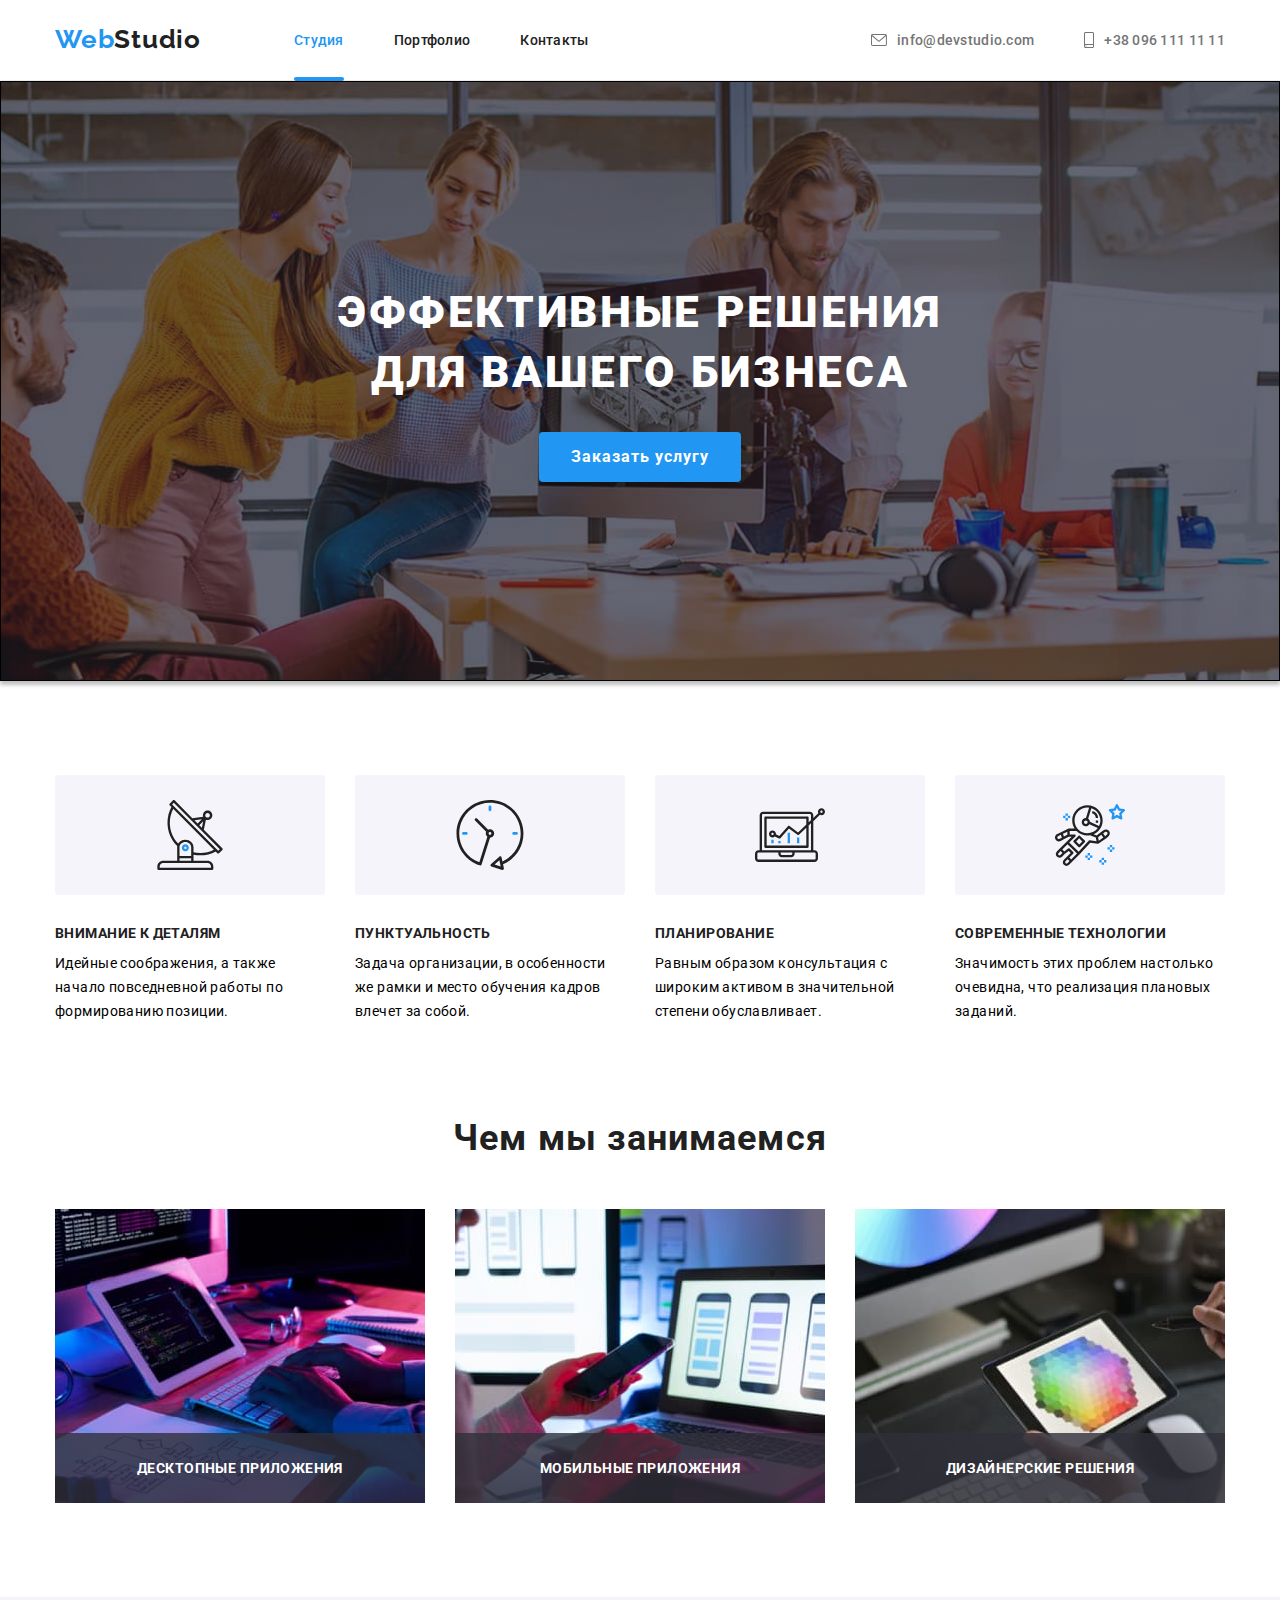
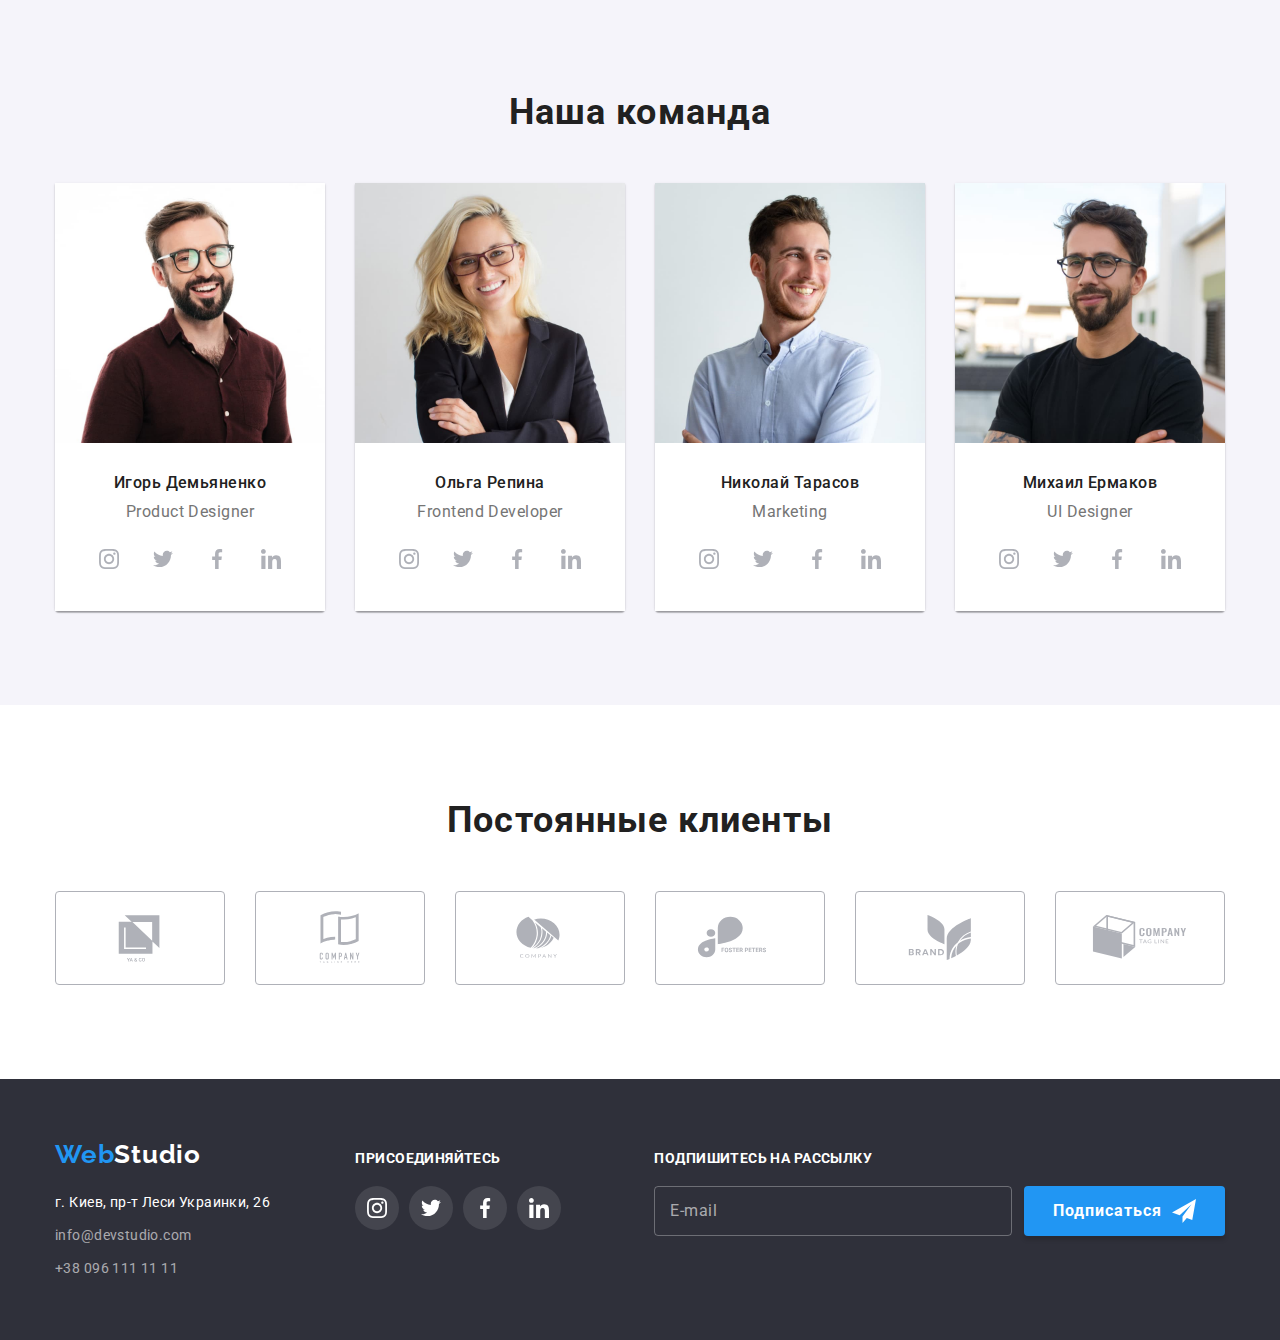
<file: index.html>
<!DOCTYPE html>
<html lang="ru">
  <head>
    <meta charset="UTF-8" />
    <meta http-equiv="X-UA-Compatible" content="IE=edge" />
    <meta name="viewport" content="width=device-width, initial-scale=1.0" />
    <title>WebStudio</title>
    <link
      href="https://fonts.googleapis.com/css2?family=Raleway:wght@700&family=Roboto:wght@400;500;700;900&display=swap"
      rel="stylesheet"
    />
    <link
      rel="stylesheet"
      href="https://cdnjs.cloudflare.com/ajax/libs/modern-normalize/1.1.0/modern-normalize.min.css"
    />
    <link rel="stylesheet" href="./css/main.min.css" />
  </head>
  <body>
    <!--Header-->

    <header class="header">
      <div class="header__container container">
        <nav class="navigation">
          <a href="./index.html" class="logo header__logo"
            >Web<span class="logo__dark">Studio</span>
          </a>
          <ul class="nav-menu">
            <li class="nav-menu__item">
              <a href="./index.html" class="nav-menu__link nave-menu__link--active">Студия</a>
            </li>
            <li class="nav-menu__item">
              <a href="./portfolio.html" class="nav-menu__link">Портфолио</a>
            </li>
            <li class="nav-menu__item">
              <a href="#address" class="nav-menu__link">Контакты</a>
            </li>
          </ul>
        </nav>
        <ul class="contact-header">
          <li class="contact-header__item">
            <a href="mailto:info@devstudio.com" class="contact-header__link"
              ><svg class="contact-header__icon" width="16" height="12">
                <use href="./images/icons.svg#icon-envelope"></use></svg
              >info@devstudio.com</a
            >
          </li>
          <li class="contact-header__item">
            <a href="tel:+380961111111" class="contact-header__link">
              <svg class="contact-header__icon" width="10" height="16">
                <use href="./images/icons.svg#icon-smartphone"></use></svg
              >+38 096 111 11 11</a
            >
          </li>
        </ul>
      </div>
    </header>

    <!--Main container-->

    <main>
      <!--Hero-->

      <section class="hero">
        <div class="container">
          <h1 class="hero__title">
            Эффективные решения
            <br />
            для вашего бизнеса
          </h1>
          <button type="button" class="hero__btn" data-modal-open>Заказать услугу</button>
        </div>
      </section>

      <!--Features-->

      <section class="section">
        <div class="container">
          <h2 class="visualy-hidden">Наши преимущества</h2>
          <ul class="features-list">
            <li class="features-list__item">
              <div class="features-list__box">
                <svg class="features-list__icon" width="70" height="70">
                  <use href="./images/icons.svg#icon-antenna"></use>
                </svg>
              </div>
              <h3 class="features-list__title">Внимание к деталям</h3>
              <p class="features-list__text">
                Идейные соображения, а также начало повседневной работы по формированию позиции.
              </p>
            </li>
            <li class="features-list__item">
              <div class="features-list__box">
                <svg class="features-list__icon" width="70" height="70">
                  <use href="./images/icons.svg#icon-clock"></use>
                </svg>
              </div>
              <h3 class="features-list__title">Пунктуальность</h3>
              <p class="features-list__text">
                Задача организации, в особенности же рамки и место обучения кадров влечет за собой.
              </p>
            </li>
            <li class="features-list__item">
              <div class="features-list__box">
                <svg class="features-list__icon" width="70" height="70">
                  <use href="./images/icons.svg#icon-diagram"></use>
                </svg>
              </div>
              <h3 class="features-list__title">Планирование</h3>
              <p class="features-list__text">
                Равным образом консультация с широким активом в значительной степени обуславливает.
              </p>
            </li>
            <li class="features-list__item">
              <div class="features-list__box">
                <svg class="features-list__icon" width="70" height="70">
                  <use href="./images/icons.svg#icon-astronaut"></use>
                </svg>
              </div>
              <h3 class="features-list__title">Современные технологии</h3>
              <p class="features-list__text">
                Значимость этих проблем настолько очевидна, что реализация плановых заданий.
              </p>
            </li>
          </ul>
        </div>
      </section>

      <!--Work-->

      <section class="section section--no-padding-top">
        <div class="container">
          <h2 class="section__title">Чем мы занимаемся</h2>
          <ul class="work">
            <li class="work__item">
              <div class="work__thumb">
                <img src="./images/img1.jpg" alt="декстопные приложения" width="370" />
                <h3 class="work__subtitle">Десктопные приложения</h3>
              </div>
            </li>
            <li class="work__item">
              <div class="work__thumb">
                <img src="./images/img2.jpg" alt="мобильные приложения" width="370" />
                <h3 class="work__subtitle">Мобильные приложения</h3>
              </div>
            </li>
            <li class="work__item">
              <div class="work__thumb">
                <img src="./images/img3.jpg" alt="дизайнерские решения" width="370" />
                <h3 class="work__subtitle">Дизайнерские решения</h3>
              </div>
            </li>
          </ul>
        </div>
      </section>

      <!--Team-->

      <section class="section section--user-background">
        <div class="container">
          <h2 class="section__title">Наша команда</h2>
          <ul class="team">
            <li class="team__item">
              <img src="./images/foto1.jpg" alt="Игорь Демьяненко" width="270" />
              <div class="team__container">
                <h3 class="team__title">Игорь Демьяненко</h3>
                <p class="team__text">Product Designer</p>
                <ul class="social-list">
                  <li class="social-list__item">
                    <a
                      class="social-list__link social-list__link--light"
                      href="https://www.instagram.com/"
                      target="_blank"
                      rel="noopener noreferrer"
                      ><svg
                        class="social-list__icon social-list__icon--light"
                        width="20"
                        height="20"
                      >
                        <use href="./images/icons.svg#icon-instagram"></use></svg
                    ></a>
                  </li>
                  <li class="social-list__item">
                    <a
                      class="social-list__link social-list__link--light"
                      href="https://twitter.com/"
                      target="_blank"
                      rel="noopener noreferrer"
                      ><svg
                        class="social-list__icon social-list__icon--light"
                        width="20"
                        height="20"
                      >
                        <use href="./images/icons.svg#icon-twitter"></use></svg
                    ></a>
                  </li>
                  <li class="social-list__item">
                    <a
                      class="social-list__link social-list__link--light"
                      href="https://www.facebook.com/"
                      target="_blank"
                      rel="noopener noreferrer"
                      ><svg
                        class="social-list__icon social-list__icon--light"
                        width="20"
                        height="20"
                      >
                        <use href="./images/icons.svg#icon-facebook"></use></svg
                    ></a>
                  </li>
                  <li class="social-list__item">
                    <a
                      class="social-list__link social-list__link--light"
                      href="https://www.linkedin.com/"
                      target="_blank"
                      rel="noopener noreferrer"
                      ><svg
                        class="social-list__icon social-list__icon--light"
                        width="20"
                        height="20"
                      >
                        <use href="./images/icons.svg#icon-linkedin"></use></svg
                    ></a>
                  </li>
                </ul>
              </div>
            </li>
            <li class="team__item">
              <img src="./images/foto2.jpg" alt="Ольга Репина" width="270" />
              <div class="team__container">
                <h3 class="team__title">Ольга Репина</h3>
                <p class="team__text">Frontend Developer</p>
                <ul class="social-list">
                  <li class="social-list__item">
                    <a
                      class="social-list__link social-list__link--light"
                      href="https://www.instagram.com/"
                      target="_blank"
                      rel="noopener noreferrer"
                      ><svg
                        class="social-list__icon social-list__icon--light"
                        width="20"
                        height="20"
                      >
                        <use href="./images/icons.svg#icon-instagram"></use></svg
                    ></a>
                  </li>
                  <li class="social-list__item">
                    <a
                      class="social-list__link social-list__link--light"
                      href="https://twitter.com/"
                      target="_blank"
                      rel="noopener noreferrer"
                      ><svg
                        class="social-list__icon social-list__icon--light"
                        width="20"
                        height="20"
                      >
                        <use href="./images/icons.svg#icon-twitter"></use></svg
                    ></a>
                  </li>
                  <li class="social-list__item">
                    <a
                      class="social-list__link social-list__link--light"
                      href="https://www.facebook.com/"
                      target="_blank"
                      rel="noopener noreferrer"
                      ><svg
                        class="social-list__icon social-list__icon--light"
                        width="20"
                        height="20"
                      >
                        <use href="./images/icons.svg#icon-facebook"></use></svg
                    ></a>
                  </li>
                  <li class="social-list__item">
                    <a
                      class="social-list__link social-list__link--light"
                      href="https://www.linkedin.com/"
                      target="_blank"
                      rel="noopener noreferrer"
                      ><svg
                        class="social-list__icon social-list__icon--light"
                        width="20"
                        height="20"
                      >
                        <use href="./images/icons.svg#icon-linkedin"></use></svg
                    ></a>
                  </li>
                </ul>
              </div>
            </li>
            <li class="team__item">
              <img src="./images/foto3.jpg" alt="Николай Тарасов" width="270" />
              <div class="team__container">
                <h3 class="team__title">Николай Тарасов</h3>
                <p class="team__text">Marketing</p>
                <ul class="social-list">
                  <li class="social-list__item">
                    <a
                      class="social-list__link social-list__link--light"
                      href="https://www.instagram.com/"
                      target="_blank"
                      rel="noopener noreferrer"
                      ><svg
                        class="social-list__icon social-list__icon--light"
                        width="20"
                        height="20"
                      >
                        <use href="./images/icons.svg#icon-instagram"></use></svg
                    ></a>
                  </li>
                  <li class="social-list__item">
                    <a
                      class="social-list__link social-list__link--light"
                      href="https://twitter.com/"
                      target="_blank"
                      rel="noopener noreferrer"
                      ><svg
                        class="social-list__icon social-list__icon--light"
                        width="20"
                        height="20"
                      >
                        <use href="./images/icons.svg#icon-twitter"></use></svg
                    ></a>
                  </li>
                  <li class="social-list__item">
                    <a
                      class="social-list__link social-list__link--light"
                      href="https://www.facebook.com/"
                      target="_blank"
                      rel="noopener noreferrer"
                      ><svg
                        class="social-list__icon social-list__icon--light"
                        width="20"
                        height="20"
                      >
                        <use href="./images/icons.svg#icon-facebook"></use></svg
                    ></a>
                  </li>
                  <li class="social-list__item">
                    <a
                      class="social-list__link social-list__link--light"
                      href="https://www.linkedin.com/"
                      target="_blank"
                      rel="noopener noreferrer"
                      ><svg
                        class="social-list__icon social-list__icon--light"
                        width="20"
                        height="20"
                      >
                        <use href="./images/icons.svg#icon-linkedin"></use></svg
                    ></a>
                  </li>
                </ul>
              </div>
            </li>
            <li class="team__item">
              <img src="./images/foto4.jpg" alt="Михаил Ермаков" width="270" />
              <div class="team__container">
                <h3 class="team__title">Михаил Ермаков</h3>
                <p class="team__text">UI Designer</p>
                <ul class="social-list">
                  <li class="social-list__item">
                    <a
                      class="social-list__link social-list__link--light"
                      href="https://www.instagram.com/"
                      target="_blank"
                      rel="noopener noreferrer"
                      ><svg
                        class="social-list__icon social-list__icon--light"
                        width="20"
                        height="20"
                      >
                        <use href="./images/icons.svg#icon-instagram"></use></svg
                    ></a>
                  </li>
                  <li class="social-list__item">
                    <a
                      class="social-list__link social-list__link--light"
                      href="https://twitter.com/"
                      target="_blank"
                      rel="noopener noreferrer"
                      ><svg
                        class="social-list__icon social-list__icon--light"
                        width="20"
                        height="20"
                      >
                        <use href="./images/icons.svg#icon-twitter"></use></svg
                    ></a>
                  </li>
                  <li class="social-list__item">
                    <a
                      class="social-list__link social-list__link--light"
                      href="https://www.facebook.com/"
                      target="_blank"
                      rel="noopener noreferrer"
                      ><svg
                        class="social-list__icon social-list__icon--light"
                        width="20"
                        height="20"
                      >
                        <use href="./images/icons.svg#icon-facebook"></use></svg
                    ></a>
                  </li>
                  <li class="social-list__item">
                    <a
                      class="social-list__link social-list__link--light"
                      href="https://www.linkedin.com/"
                      target="_blank"
                      rel="noopener noreferrer"
                      ><svg
                        class="social-list__icon social-list__icon--light"
                        width="20"
                        height="20"
                      >
                        <use href="./images/icons.svg#icon-linkedin"></use></svg
                    ></a>
                  </li>
                </ul>
              </div>
            </li>
          </ul>
        </div>
      </section>

      <!-- Clients -->

      <section class="section">
        <div class="container">
          <h2 class="section__title">Постоянные клиенты</h2>
          <ul class="clients">
            <li class="clients__item">
              <a href="./index.html" class="clents__link" target="_blank" rel="noopener noreferrer"
                ><svg class="clients__icon" width="106" height="60">
                  <use href="./images/icons.svg#icon-logocompany1"></use></svg
              ></a>
            </li>
            <li class="clients__item">
              <a href="./index.html" class="clents__link" target="_blank" rel="noopener noreferrer"
                ><svg class="clients__icon" width="106" height="60">
                  <use href="./images/icons.svg#icon-logocompany2"></use></svg
              ></a>
            </li>
            <li class="clients__item">
              <a href="./index.html" class="clents__link" target="_blank" rel="noopener noreferrer"
                ><svg class="clients__icon" width="106" height="60">
                  <use href="./images/icons.svg#icon-logocompany3"></use></svg
              ></a>
            </li>
            <li class="clients__item">
              <a href="./index.html" class="clents__link" target="_blank" rel="noopener noreferrer"
                ><svg class="clients__icon" width="106" height="60">
                  <use href="./images/icons.svg#icon-fosterpeters"></use></svg
              ></a>
            </li>
            <li class="clients__item">
              <a href="./index.html" class="clents__link" target="_blank" rel="noopener noreferrer"
                ><svg class="clients__icon" width="106" height="60">
                  <use href="./images/icons.svg#icon-brand"></use></svg
              ></a>
            </li>
            <li class="clients__item">
              <a href="./index.html" class="clents__link" target="_blank" rel="noopener noreferrer"
                ><svg class="clients__icon" width="106" height="60">
                  <use href="./images/icons.svg#icon-logocompany6"></use></svg
              ></a>
            </li>
          </ul>
        </div>
      </section>
    </main>

    <!--Footer-->

    <footer class="footer">
      <div class="container footer__container">
        <div class="footer__left">
          <a href="./index.html" class="logo footer__logo"
            >Web<span class="logo__light">Studio</span>
          </a>
          <address class="address" id="address">
            <ul class="address-menu">
              <li class="address-menu__item">
                <a
                  href="https://bit.ly/3O5jqAV"
                  class="address-menu__link address-menu__link--white"
                  target="_blank"
                  rel="noopener noreferrer"
                >
                  г. Киев, пр-т Леси Украинки, 26
                </a>
              </li>
              <li class="address-menu__item">
                <a href="mailto:info@devstudio.com" class="address-menu__link"
                  >info@devstudio.com</a
                >
              </li>
              <li class="address-menu__item">
                <a href="tel:+380961111111" class="address-menu__link">+38 096 111 11 11</a>
              </li>
            </ul>
          </address>
        </div>
        <div class="join">
          <h3 class="join__title">присоединяйтесь</h3>
          <ul class="social-list">
            <li class="social-list__item">
              <a
                class="social-list__link social-list__link--dark"
                href="https://www.instagram.com/"
                target="_blank"
                rel="noopener noreferrer"
                ><svg class="social-list__icon social-list__icon--dark" width="20" height="20">
                  <use href="./images/icons.svg#icon-instagram"></use></svg
              ></a>
            </li>
            <li class="social-list__item">
              <a
                class="social-list__link social-list__link--dark"
                href="https://twitter.com/"
                target="_blank"
                rel="noopener noreferrer"
                ><svg class="social-list__icon social-list__icon--dark" width="20" height="20">
                  <use href="./images/icons.svg#icon-twitter"></use></svg
              ></a>
            </li>
            <li class="social-list__item">
              <a
                class="social-list__link social-list__link--dark"
                href="https://www.facebook.com/"
                target="_blank"
                rel="noopener noreferrer"
                ><svg class="social-list__icon social-list__icon--dark" width="20" height="20">
                  <use href="./images/icons.svg#icon-facebook"></use></svg
              ></a>
            </li>
            <li class="social-list__item">
              <a
                class="social-list__link social-list__link--dark"
                href="https://www.linkedin.com/"
                target="_blank"
                rel="noopener noreferrer"
                ><svg class="social-list__icon social-list__icon--dark" width="20" height="20">
                  <use href="./images/icons.svg#icon-linkedin"></use></svg
              ></a>
            </li>
          </ul>
        </div>
        <form class="footer-form">
          <label class="footer-form__label" for="footer_input_mail">Подпишитесь на рассылку</label>
          <div class="footer-form__wrap">
            <input
              class="footer-form__input"
              type="email"
              name="user-mail"
              placeholder="E-mail"
              id="footer_input_mail"
              required
            />
            <button class="footer-form__btn" type="submit">
              Подписаться
              <svg class="footer-form__icon" width="24" height="24">
                <use href="./images/icons.svg#icon-telegram"></use>
              </svg>
            </button>
          </div>
        </form>
      </div>
    </footer>

    <!-- Modal backdrop -->

    <div class="backdrop is-hidden" data-modal>
      <div class="backdrop__modal">
        <button class="btn-close" type="button" data-modal-close>
          <svg class="btn-close__icon" width="11" height="11">
            <use href="./images/icons.svg#icon-close"></use>
          </svg>
        </button>

        <!-- Contact form -->

        <form class="modal-form">
          <p class="modal-form__title">Оставьте свои данные, мы вам перезвоним</p>
          <label class="modal-contact__label"
            ><span class="modal-contact__name">Имя</span>
            <span class="modal-contact__wrap">
              <input
                class="modal-contact__input"
                type="text"
                name="user_name"
                minlength="2"
                required /><svg class="modal-contact__icon" width="18" height="18">
                <use href="./images/icons.svg#icon-person"></use></svg></span
          ></label>
          <label class="modal-contact__label"
            ><span class="modal-contact__name">Телефон</span>
            <span class="modal-contact__wrap">
              <input
                class="modal-contact__input"
                type="tel"
                name="user_phone"
                required
                pattern="[0-9]{3}-[0-9]{3}-[0-9]{2}-[0-9]{2}"
                title="xxx-xxx-xx-xx" /><svg class="modal-contact__icon" width="18" height="18">
                <use href="./images/icons.svg#icon-handset"></use></svg></span
          ></label>
          <label class="modal-contact__label"
            ><span class="modal-contact__name">Почта</span>
            <span class="modal-contact__wrap">
              <input class="modal-contact__input" type="email" name="user_mail" required /><svg
                class="modal-contact__icon"
                width="18"
                height="18"
              >
                <use href="./images/icons.svg#icon-emailform"></use></svg></span
          ></label>
          <label class="modal-comentary__label"
            ><span class="modal-comentary__name">Комментарий</span
            ><textarea
              class="modal-comentary__area"
              name="user_comentary"
              placeholder="Введите текст"
            ></textarea>
          </label>
          <input
            class="modal-checkbox__input visualy-hidden"
            id="checkbox_user_agreement"
            type="checkbox"
            name="user_agreement"
            required
          />
          <label class="modal-checkbox__label" for="checkbox_user_agreement">
            <svg class="modal-checkbox__icon" width="16" height="15">
              <use href="./images/icons.svg#icon-check"></use>
            </svg>
            <span class="modal-agreement">
              Соглашаюсь с рассылкой и принимаю&nbsp;<a
                class="modal-agreement__link"
                href="/"
                target="_blank"
                rel="noopener noreferrer"
                >Условия договора</a
              >
            </span></label
          >
          <button class="modal-form__btn" type="submit">Отправить</button>
        </form>
      </div>
    </div>

    <!-- Script-js -->

    <script src="./js/modal.js"></script>
  </body>
</html>
</file>
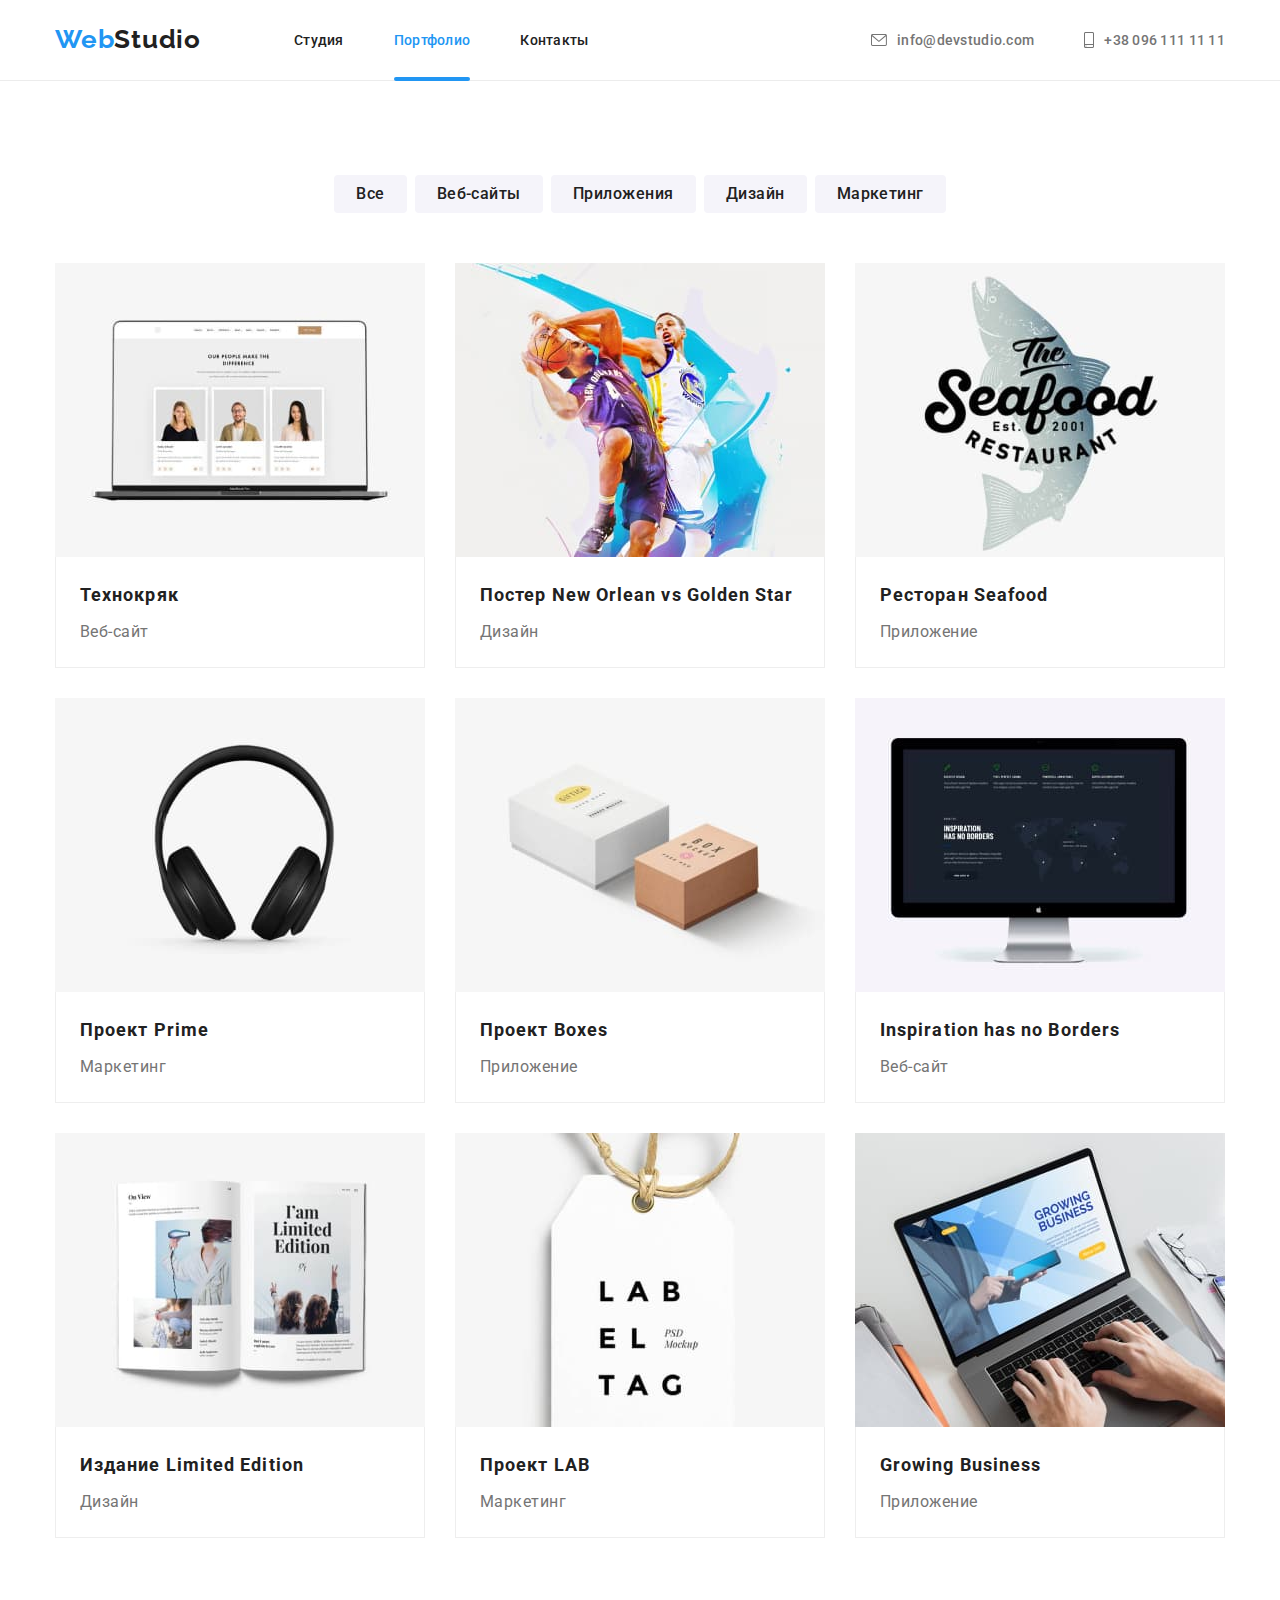
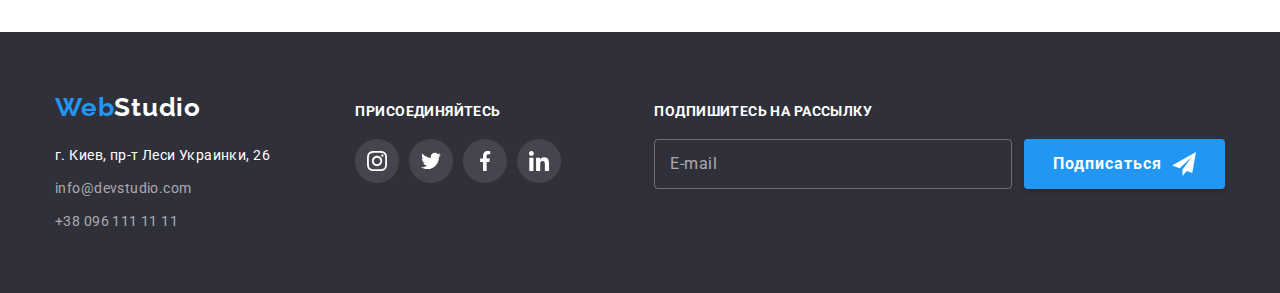
<file: portfolio.html>
<!DOCTYPE html>
<html lang="ru">
  <head>
    <meta charset="UTF-8" />
    <meta http-equiv="X-UA-Compatible" content="IE=edge" />
    <meta name="viewport" content="width=device-width, initial-scale=1.0" />
    <title>Portfolio</title>
    <link
      href="https://fonts.googleapis.com/css2?family=Raleway:wght@700&family=Roboto:wght@400;500;700;900&display=swap"
      rel="stylesheet"
    />
    <link
      rel="stylesheet"
      href="https://cdnjs.cloudflare.com/ajax/libs/modern-normalize/1.1.0/modern-normalize.min.css"
    />
    <link rel="stylesheet" href="./css/main.min.css" />
  </head>
  <body>
    <!--Header-->

    <header class="header">
      <div class="header__container container">
        <nav class="navigation">
          <a href="./index.html" class="logo header__logo"
            >Web<span class="logo__dark">Studio</span>
          </a>
          <ul class="nav-menu">
            <li class="nav-menu__item">
              <a href="./index.html" class="nav-menu__link">Студия</a>
            </li>
            <li class="nav-menu__item">
              <a href="./portfolio.html" class="nav-menu__link nave-menu__link--active"
                >Портфолио</a
              >
            </li>
            <li class="nav-menu__item">
              <a href="#address" class="nav-menu__link">Контакты</a>
            </li>
          </ul>
        </nav>
        <ul class="contact-header">
          <li class="contact-header__item">
            <a href="mailto:info@devstudio.com" class="contact-header__link"
              ><svg class="contact-header__icon" width="16" height="12">
                <use href="./images/icons.svg#icon-envelope"></use></svg
              >info@devstudio.com</a
            >
          </li>
          <li class="contact-header__item">
            <a href="tel:+380961111111" class="contact-header__link">
              <svg class="contact-header__icon" width="10" height="16">
                <use href="./images/icons.svg#icon-smartphone"></use></svg
              >+38 096 111 11 11</a
            >
          </li>
        </ul>
      </div>
    </header>
    <!--Main container-->

    <main>
      <!--Portfolio menu-->

      <section class="section">
        <div class="container">
          <h1 class="visualy-hidden">Наши проекты</h1>
          <ul class="filter-menu">
            <li class="filter-menu__item">
              <button class="filter-menu__btn" type="button">Все</button>
            </li>
            <li class="filter-menu__item">
              <button class="filter-menu__btn" type="button">Веб-сайты</button>
            </li>
            <li class="filter-menu__item">
              <button class="filter-menu__btn" type="button">Приложения</button>
            </li>
            <li class="filter-menu__item">
              <button class="filter-menu__btn" type="button">Дизайн</button>
            </li>
            <li class="filter-menu__item">
              <button class="filter-menu__btn" type="button">Маркетинг</button>
            </li>
          </ul>
          <ul class="projects">
            <li class="projects__item">
              <a class="projects__link" href="/"
                ><div class="projects__thumb">
                  <img class src="./images/technocrack.jpg" alt="Технокрак" width="370" />
                  <div class="overlay">
                    <p class="overlay__text">
                      Ресурс предлагает комплексные предложения с разным уровнем функционала и
                      сервисов. Все это позволит посетителю получить исчерпывающие сведения<br />о
                      компании или частном лице.
                    </p>
                  </div>
                </div>
                <div class="projects__container">
                  <h2 class="projects__title">Технокряк</h2>
                  <p class="projects__text">Веб-сайт</p>
                </div></a
              >
            </li>
            <li class="projects__item">
              <a class="projects__link" href="/"
                ><div class="projects__thumb">
                  <img class src="./images/posterbasketball.jpg" alt="Баскетбол" width="370" />
                  <div class="overlay">
                    <p class="overlay__text">
                      Ресурс предлагает комплексные предложения с разным уровнем функционала и
                      сервисов. Все это позволит посетителю получить исчерпывающие сведения<br />о
                      компании или частном лице.
                    </p>
                  </div>
                </div>
                <div class="projects__container">
                  <h2 class="projects__title">Постер New Orlean vs Golden Star</h2>
                  <p class="projects__text">Дизайн</p>
                </div></a
              >
            </li>
            <li class="projects__item">
              <a class="projects__link" href="/"
                ><div class="projects__thumb">
                  <img class src="./images/seafood.jpg" alt="Ресторан морепродукты" width="370" />
                  <div class="overlay">
                    <p class="overlay__text">
                      Ресурс предлагает комплексные предложения с разным уровнем функционала и
                      сервисов. Все это позволит посетителю получить исчерпывающие сведения<br />о
                      компании или частном лице.
                    </p>
                  </div>
                </div>
                <div class="projects__container">
                  <h2 class="projects__title">Ресторан Seafood</h2>
                  <p class="projects__text">Приложение</p>
                </div></a
              >
            </li>
            <li class="projects__item">
              <a class="projects__link" href="/"
                ><div class="projects__thumb">
                  <img class src="./images/prime.jpg" alt="Наушники" width="370" />
                  <div class="overlay">
                    <p class="overlay__text">
                      Ресурс предлагает комплексные предложения с разным уровнем функционала и
                      сервисов. Все это позволит посетителю получить исчерпывающие сведения<br />о
                      компании или частном лице.
                    </p>
                  </div>
                </div>
                <div class="projects__container">
                  <h2 class="projects__title">Проект Prime</h2>
                  <p class="projects__text">Маркетинг</p>
                </div></a
              >
            </li>
            <li class="projects__item">
              <a class="projects__link" href="/"
                ><div class="projects__thumb">
                  <img class src="./images/boxes.jpg" alt="Коробки" width="370" />
                  <div class="overlay">
                    <p class="overlay__text">
                      Ресурс предлагает комплексные предложения с разным уровнем функционала и
                      сервисов. Все это позволит посетителю получить исчерпывающие сведения<br />о
                      компании или частном лице.
                    </p>
                  </div>
                </div>
                <div class="projects__container">
                  <h2 class="projects__title">Проект Boxes</h2>
                  <p class="projects__text">Приложение</p>
                </div></a
              >
            </li>
            <li class="projects__item">
              <a class="projects__link" href="/"
                ><div class="projects__thumb">
                  <img
                    class
                    src="./images/inspirationnoboders.jpg"
                    alt="Вдохновение не имеет границ"
                    width="370"
                  />
                  <div class="overlay">
                    <p class="overlay__text">
                      Ресурс предлагает комплексные предложения с разным уровнем функционала и
                      сервисов. Все это позволит посетителю получить исчерпывающие сведения<br />о
                      компании или частном лице.
                    </p>
                  </div>
                </div>
                <div class="projects__container">
                  <h2 lang="en" class="projects__title">Inspiration has no Borders</h2>
                  <p class="projects__text">Веб-сайт</p>
                </div></a
              >
            </li>
            <li class="projects__item">
              <a class="projects__link" href="/"
                ><div class="projects__thumb">
                  <img
                    class
                    src="./images/limitededition.jpg"
                    alt="Издание Limited edition"
                    width="370"
                  />
                  <div class="overlay">
                    <p class="overlay__text">
                      Ресурс предлагает комплексные предложения с разным уровнем функционала и
                      сервисов. Все это позволит посетителю получить исчерпывающие сведения<br />о
                      компании или частном лице.
                    </p>
                  </div>
                </div>
                <div class="projects__container">
                  <h2 class="projects__title">Издание Limited Edition</h2>
                  <p class="projects__text">Дизайн</p>
                </div></a
              >
            </li>
            <li class="projects__item">
              <a class="projects__link" href="/"
                ><div class="projects__thumb">
                  <img class src="./images/projectlab.jpg" alt="Проект LAB" width="370" />
                  <div class="overlay">
                    <p class="overlay__text">
                      Ресурс предлагает комплексные предложения с разным уровнем функционала и
                      сервисов. Все это позволит посетителю получить исчерпывающие сведения<br />о
                      компании или частном лице.
                    </p>
                  </div>
                </div>
                <div class="projects__container">
                  <h2 class="projects__title">Проект LAB</h2>
                  <p class="projects__text">Маркетинг</p>
                </div></a
              >
            </li>
            <li class="projects__item">
              <a class="projects__link" href="/"
                ><div class="projects__thumb">
                  <img class src="./images/growingbusines.jpg" alt="Растущий бизнес" width="370" />
                  <div class="overlay">
                    <p class="overlay__text">
                      Ресурс предлагает комплексные предложения с разным уровнем функционала и
                      сервисов. Все это позволит посетителю получить исчерпывающие сведения<br />о
                      компании или частном лице.
                    </p>
                  </div>
                </div>
                <div class="projects__container">
                  <h2 class="projects__title">Growing Business</h2>
                  <p class="projects__text">Приложение</p>
                </div></a
              >
            </li>
          </ul>
        </div>
      </section>
    </main>

    <!--Footer-->

    <footer class="footer">
      <div class="container footer__container">
        <div class="footer__left">
          <a href="./index.html" class="logo footer__logo"
            >Web<span class="logo__light">Studio</span>
          </a>
          <address class="address" id="address">
            <ul class="address-menu">
              <li class="address-menu__item">
                <a
                  href="https://bit.ly/3O5jqAV"
                  class="address-menu__link address-menu__link--white"
                  target="_blank"
                  rel="noopener noreferrer"
                >
                  г. Киев, пр-т Леси Украинки, 26
                </a>
              </li>
              <li class="address-menu__item">
                <a href="mailto:info@devstudio.com" class="address-menu__link"
                  >info@devstudio.com</a
                >
              </li>
              <li class="address-menu__item">
                <a href="tel:+380961111111" class="address-menu__link">+38 096 111 11 11</a>
              </li>
            </ul>
          </address>
        </div>
        <div class="join">
          <h3 class="join__title">присоединяйтесь</h3>
          <ul class="social-list">
            <li class="social-list__item">
              <a
                class="social-list__link social-list__link--dark"
                href="https://www.instagram.com/"
                target="_blank"
                rel="noopener noreferrer"
                ><svg class="social-list__icon social-list__icon--dark" width="20" height="20">
                  <use href="./images/icons.svg#icon-instagram"></use></svg
              ></a>
            </li>
            <li class="social-list__item">
              <a
                class="social-list__link social-list__link--dark"
                href="https://twitter.com/"
                target="_blank"
                rel="noopener noreferrer"
                ><svg class="social-list__icon social-list__icon--dark" width="20" height="20">
                  <use href="./images/icons.svg#icon-twitter"></use></svg
              ></a>
            </li>
            <li class="social-list__item">
              <a
                class="social-list__link social-list__link--dark"
                href="https://www.facebook.com/"
                target="_blank"
                rel="noopener noreferrer"
                ><svg class="social-list__icon social-list__icon--dark" width="20" height="20">
                  <use href="./images/icons.svg#icon-facebook"></use></svg
              ></a>
            </li>
            <li class="social-list__item">
              <a
                class="social-list__link social-list__link--dark"
                href="https://www.linkedin.com/"
                target="_blank"
                rel="noopener noreferrer"
                ><svg class="social-list__icon social-list__icon--dark" width="20" height="20">
                  <use href="./images/icons.svg#icon-linkedin"></use></svg
              ></a>
            </li>
          </ul>
        </div>
        <form class="footer-form">
          <label class="footer-form__label" for="footer_input_mail">Подпишитесь на рассылку</label>
          <div class="footer-form__wrap">
            <input
              class="footer-form__input"
              type="email"
              name="user-mail"
              placeholder="E-mail"
              id="footer_input_mail"
              required
            />
            <button class="footer-form__btn" type="submit">
              Подписаться
              <svg class="footer-form__icon" width="24" height="24">
                <use href="./images/icons.svg#icon-telegram"></use>
              </svg>
            </button>
          </div>
        </form>
      </div>
    </footer>
  </body>
</html>
</file>
<file: css/main.min.css>
.visualy-hidden{position:absolute;width:1px;height:1px;margin:-1px;border:0;padding:0;white-space:nowrap;clip-path:inset(100%);clip:rect(0 0 0 0);overflow:hidden}body{background-color:var(--background-primary-color);color:var(--main-color);font-family:"Roboto",sans-serif}ul{list-style:none;padding:0;margin:0}h1,h2,h3,p{margin:0;padding:0}img{display:block;max-width:100%;height:auto}a{text-decoration:none}.section{padding-top:94px;padding-bottom:94px}.section--user-background{background-color:#f5f4fa}.section--no-padding-top{padding-top:0}.section__title{text-align:center;font-weight:700;font-size:36px;line-height:1.1666666667;letter-spacing:.03em;color:#212121}.container{width:1200px;margin-left:auto;margin-right:auto;padding-left:15px;padding-right:15px}.logo{display:block;font-family:"Raleway",sans-serif;font-weight:700;font-size:26px;line-height:1.1923076923;letter-spacing:.03em;color:#2196f3}.header__logo{padding-top:24px;padding-bottom:25px;margin-right:93px}.logo__dark{color:#212121}.footer__logo{margin-left:auto;margin-bottom:20px}.logo__light{color:#fff}.social-list{display:flex;flex-wrap:wrap;justify-content:center}.social-list__item:not(:last-child){margin-right:10px}.social-list__link{display:flex;align-items:center;justify-content:center;width:44px;height:44px;border-radius:50%;background-color:rgba(0,0,0,0);transition:background-color 250ms cubic-bezier(0.4, 0, 0.2, 1)}.social-list__link:hover,.social-list__link:focus{background-color:#2196f3;outline:none}.social-list__icon--light{fill:#afb1b8;transition:fill 250ms cubic-bezier(0.4, 0, 0.2, 1)}.social-list__link:hover .social-list__icon,.social-list__link:focus .social-list__icon{fill:#fff}.social-list__icon--dark{fill:#fff}.social-list__link--dark{background-color:rgba(255,255,255,.1);border-radius:50%}.header{border-bottom:1px solid #ececec}.header__container{display:flex;align-items:center}.navigation{display:flex;align-items:center}.nav-menu{display:flex;align-items:center}.nav-menu__item:not(:last-child){margin-right:50px}.nav-menu__link{display:block;padding-top:32px;padding-bottom:32px;font-weight:500;font-size:14px;line-height:1.1428571429;letter-spacing:.02em;color:#212121;transition:color 250ms cubic-bezier(0.4, 0, 0.2, 1)}.nav-menu__link:hover,.nav-menu__link:focus{color:#2196f3}.nave-menu__link--active{position:relative;color:#2196f3}.nave-menu__link--active::after{content:"";display:block;position:absolute;bottom:-1px;width:100%;height:4px;background-color:#2196f3;border-radius:2px}.contact-header{display:flex;align-items:center;margin-left:auto}.contact-header__item:not(:last-child){margin-right:50px}.contact-header__link{display:flex;align-items:center;padding-top:32px;padding-bottom:32px;font-weight:500;font-size:14px;line-height:1.1428571429;letter-spacing:.02em;color:#757575;transition:color 250ms cubic-bezier(0.4, 0, 0.2, 1)}.contact-header__link:focus,.contact-header__link:hover{color:#2196f3}.contact-header__icon{fill:currentColor;margin-right:10px;transition:fill 250ms cubic-bezier(0.4, 0, 0.2, 1)}.hero{padding-top:200px;padding-bottom:200px;max-width:1600px;height:600px;margin-left:auto;margin-right:auto;background-color:#2f303a;text-align:center;background-image:linear-gradient(to right, rgba(47, 48, 58, 0.4), rgba(47, 48, 58, 0.4)),url(../images/backgroundimage.jpg);background-repeat:no-repeat;background-size:cover;background-position:center;border:1px solid #000;box-shadow:0px 4px 4px rgba(0,0,0,.25)}.hero__title{margin-bottom:30px;font-weight:900;font-size:44px;line-height:1.3636363636;letter-spacing:.06em;text-transform:uppercase;color:#fff}.hero__btn{padding:10px 32px;align-items:center;font-weight:700;font-size:16px;line-height:1.875;letter-spacing:.06em;cursor:pointer;color:#fff;background-color:#2196f3;border:none;border-radius:4px;box-shadow:0px 4px 4px rgba(0,0,0,.15);transition:background-color 250ms cubic-bezier(0.4, 0, 0.2, 1)}.hero__btn:hover,.hero__btn:focus{background-color:#188ce8}.features-list{display:flex;flex-wrap:wrap}.features-list__box{display:flex;justify-content:center;background-color:#f5f4fa;padding-top:25px;padding-bottom:25px;margin-bottom:30px;border-radius:4px}.features-list__title{margin-bottom:10px;font-weight:700;font-size:14px;line-height:1.1428571429;letter-spacing:.03em;text-transform:uppercase;color:#212121}.features-list__item{width:calc((100% - 90px)/4)}.features-list__item:not(:nth-child(4n)){margin-right:30px}.features-list__text{font-weight:400;font-size:14px;line-height:1.7142857143;letter-spacing:.03em}.work{display:flex;margin-top:50px}.work__item{width:calc((100% - 60px)/3)}.work__item:not(:nth-child(3n)){margin-right:30px}.work__thumb{position:relative}.work__subtitle{position:absolute;display:flex;justify-content:center;align-items:center;width:100%;height:70px;font-weight:700;font-size:14px;line-height:1.1428571429;letter-spacing:.03em;text-transform:uppercase;bottom:0;color:#fff;background-color:rgba(47,48,58,.8)}.team{display:flex;flex-wrap:wrap;margin-top:50px}.team__item{width:calc((100% - 90px)/4);border-radius:0px 0px 4px 4px;box-shadow:0px 1px 3px rgba(0,0,0,.12),0px 1px 1px rgba(0,0,0,.14),0px 2px 1px rgba(0,0,0,.2)}.team__item:not(:nth-child(4n)){margin-right:30px}.team__container{padding-top:30px;padding-bottom:30px;text-align:center;background-color:#fff}.team__title{margin-bottom:10px;font-weight:500;font-size:16px;line-height:1.1875;letter-spacing:.03em;color:#212121}.team__text{margin-bottom:16px;font-weight:400;font-size:16px;line-height:1.1875;letter-spacing:.03em;color:#757575}.clients{display:flex;flex-wrap:wrap;align-items:center;justify-content:center;margin-top:50px}.clients__item{width:calc((100% - 150px)/6)}.clients__item:not(:last-child){margin-right:30px}.clents__link{display:flex;justify-content:center;padding-top:16px;padding-bottom:16px;border:1px solid #afb1b8;border-radius:4px;transition:border-color 250ms cubic-bezier(0.4, 0, 0.2, 1)}.clents__link:focus,.clents__link:hover{border-color:#2196f3;outline:none}.clients__icon{fill:#afb1b8;transition:fill 250ms cubic-bezier(0.4, 0, 0.2, 1)}.clents__link:hover .clients__icon,.clents__link:focus .clients__icon{fill:#2196f3}.filter-menu{display:flex;flex-wrap:wrap;align-items:center;justify-content:center;margin-bottom:50px}.filter-menu__item:not(:last-child){margin-right:8px}.filter-menu__btn{display:inline-block;padding:6px 22px;font-weight:500;font-size:16px;line-height:1.625;letter-spacing:.03em;color:#212121;background-color:#f5f4fa;cursor:pointer;border:none;border-radius:4px;transition:background-color 250ms cubic-bezier(0.4, 0, 0.2, 1),box-shadow 250ms cubic-bezier(0.4, 0, 0.2, 1),color 250ms cubic-bezier(0.4, 0, 0.2, 1)}.filter-menu__btn:hover,.filter-menu__btn:focus{background-color:#2196f3;box-shadow:0px 3px 1px rgba(0,0,0,.1),0px 1px 2px rgba(0,0,0,.08),0px 2px 2px rgba(0,0,0,.12);color:#fff}.projects{display:flex;flex-wrap:wrap}.projects__item{width:calc((100% - 60px)/3)}.projects__item:not(:nth-child(3n)){margin-right:30px}.projects__item:not(:nth-last-child(-n+3)){margin-bottom:30px}.projects__link{display:block;transition:box-shadow 250ms cubic-bezier(0.4, 0, 0.2, 1)}.projects__link:focus,.projects__link:hover{box-shadow:0px 1px 1px rgba(0,0,0,.12),0px 4px 4px rgba(0,0,0,.06),1px 4px 6px rgba(0,0,0,.16)}.projects__title{margin-bottom:4px;font-weight:700;font-size:18px;line-height:2;letter-spacing:.06em;color:#212121}.projects__text{font-weight:400;font-size:16px;line-height:1.875;letter-spacing:.03em;color:#757575}.projects__container{padding:20px 24px;background-color:#fff;border:1px solid #eee;border-top:none}.projects__thumb{position:relative;overflow:hidden}.overlay{position:absolute;display:flex;justify-content:center;align-items:center;width:100%;height:100%;top:0;left:0;transform:translateY(100%);background-color:rgba(33,150,243,.9);transition:transform 250ms cubic-bezier(0.4, 0, 0.2, 1)}.projects__link:focus .overlay,.projects__link:hover .overlay{transform:translateY(0%)}.overlay__text{width:322px;height:auto;font-weight:400;font-size:18px;line-height:1.5555555556;letter-spacing:.03em;color:#fff}.footer{padding-top:60px;padding-bottom:60px;background-color:#2f303a}.footer__container{display:flex;align-items:baseline}.footer__left{flex-grow:1}.address-menu__item:not(:last-child){margin-bottom:9px}.address-menu__link{font-weight:400;font-size:14px;line-height:1.7142857143;font-style:normal;letter-spacing:.03em;display:block;color:rgba(255,255,255,.6);transition:color 250ms cubic-bezier(0.4, 0, 0.2, 1)}.address-menu__link--white{color:#fff}.address-menu__link:hover,.address-menu__link:focus{color:#2196f3}.join{margin-left:70px}.join__title{margin-bottom:20px;font-weight:700;font-size:14px;line-height:1.1428571429;letter-spacing:.03em;text-transform:uppercase;color:#fff}.footer-form{margin-left:93px}.footer-form__label{display:block;margin-bottom:20px;font-weight:700;font-size:14px;line-height:1.1428571429;letter-spacing:.03em;text-transform:uppercase;color:#fff}.footer-form__wrap{display:flex;align-items:center}.footer-form__input{width:358px;height:50px;padding:15px;margin-right:12px;font-weight:400;font-size:16px;line-height:1.25;letter-spacing:.03em;color:rgba(255,255,255,.6);background-color:rgba(0,0,0,0);border:1px solid rgba(255,255,255,.3);border-radius:4px}.footer-form__input::placeholder{color:rgba(255,255,255,.6)}.footer-form__btn{display:flex;align-items:center;padding:10px 29px;font-weight:700;font-size:16px;line-height:1.875;letter-spacing:.06em;cursor:pointer;border-radius:4px;border:none;color:#fff;background-color:#2196f3;box-shadow:0px 4px 4px rgba(0,0,0,.15);transition:background-color 250ms cubic-bezier(0.4, 0, 0.2, 1)}.footer-form__btn:focus,.footer-form__btn:hover{background-color:#188ce8}.footer-form__icon{fill:#fff;margin-left:10px}.backdrop{position:fixed;top:0;left:0;width:100%;height:100%;background-color:rgba(0,0,0,.2);transition:opacity 250ms cubic-bezier(0.4, 0, 0.2, 1),visibility 250ms cubic-bezier(0.4, 0, 0.2, 1)}.is-hidden{opacity:0;visibility:hidden;pointer-events:none}.backdrop__modal{position:absolute;top:50%;left:50%;transform:translate(-50%, -50%) scale(1);width:528px;height:581px;background-color:#fff;box-shadow:0px 1px 3px rgba(0,0,0,.12),0px 1px 1px rgba(0,0,0,.14),0px 2px 1px rgba(0,0,0,.2);border-radius:4px;transition:transform 250ms cubic-bezier(0.4, 0, 0.2, 1),opacity 250ms cubic-bezier(0.4, 0, 0.2, 1),visibility 250ms cubic-bezier(0.4, 0, 0.2, 1)}.is-hidden .backdrop__modal{transform:translate(-50%, -50%) scale(0.5);opacity:0;visibility:hidden}.btn-close{position:absolute;display:flex;align-items:center;justify-content:center;padding:0;width:30px;height:30px;top:8px;right:8px;background-color:rgba(0,0,0,0);border-radius:50%;border:1px solid rgba(0,0,0,.1);cursor:pointer}.btn-close__icon{fill:#000;transition:fill 250ms cubic-bezier(0.4, 0, 0.2, 1)}.btn-close:focus .btn-close__icon,.btn-close:hover .btn-close__icon{fill:#2196f3}.modal-form{padding:40px;display:flex;flex-direction:column}.modal-form__title{margin-bottom:12px;text-align:center;font-weight:700;font-size:20px;line-height:1.15;letter-spacing:.03em;color:#212121}.modal-contact__label{margin-bottom:10px}.modal-contact__name{display:block;margin-bottom:4px;font-weight:400;font-size:12px;line-height:1.1666666667;letter-spacing:.01em;color:#757575}.modal-contact__input{padding-left:42px;width:100%;height:40px;font-weight:400;font-size:12px;line-height:1.1666666667;letter-spacing:.01em;color:#757575;border:1px solid rgba(33,33,33,.2);border-radius:4px;transition:border-color 250ms cubic-bezier(0.4, 0, 0.2, 1)}.modal-contact__input:focus{border-color:#2196f3;outline:none}.modal-contact__wrap{display:block;position:relative}.modal-contact__icon{position:absolute;left:12px;top:50%;transform:translateY(-50%);fill:#212121;transition:fill 250ms cubic-bezier(0.4, 0, 0.2, 1)}.form-contact__input:focus+.modal-contact__icon{fill:#2196f3}.modal-comentary__label{margin-bottom:20px}.modal-comentary__name{display:block;margin-bottom:4px;font-weight:400;font-size:12px;line-height:1.1666666667;letter-spacing:.01em;color:#757575}.modal-comentary__area{display:block;padding:12px 16px;height:120px;width:100%;font-weight:400;font-size:12px;line-height:1.1666666667;border:1px solid rgba(33,33,33,.2);border-radius:4px;resize:none;transition:border-color 250ms cubic-bezier(0.4, 0, 0.2, 1);letter-spacing:.01em;color:#757575}.modal-comentary__area:focus{border-color:#2196f3;outline:none}.modal-comentary__area::placeholder{font-weight:400;font-size:12px;line-height:1.1666666667;letter-spacing:.01em;color:rgba(117,117,117,.5)}.modal-checkbox__label{display:flex;justify-content:center;align-items:center;margin-bottom:30px}.modal-checkbox__icon{border:2px solid #212121;border-radius:2px;cursor:pointer;transition:background-color 250ms cubic-bezier(0.4, 0, 0.2, 1),border 250ms cubic-bezier(0.4, 0, 0.2, 1)}.modal-checkbox__input:checked+.modal-checkbox__label .modal-checkbox__icon{background-color:#2196f3;border:none}.modal-checkbox__input:focus+.modal-checkbox__label .modal-checkbox__icon{border:2px solid #2196f3}.modal-checkbox__input:checked.modal-checkbox__input:focus+.modal-checkbox__label .modal-checkbox__icon{border:none}.modal-agreement{margin-left:8px;font-weight:400;font-size:14px;line-height:1.7142857143;letter-spacing:.03em;color:#757575}.modal-agreement__link{font-weight:400;font-size:14px;line-height:1.7142857143;letter-spacing:.03em;color:#2196f3;text-decoration:underline}.modal-form__btn{padding:10px 55px;margin-left:auto;margin-right:auto;font-weight:700;font-size:16px;line-height:1.875;letter-spacing:.06em;background-color:#2196f3;color:#fff;cursor:pointer;border:none;border-radius:4px;box-shadow:0px 4px 4px rgba(0,0,0,.15);transition:background-color 250ms cubic-bezier(0.4, 0, 0.2, 1)}.modal-form__btn:focus,.modal-form__btn:hover{background-color:#188ce8}/*# sourceMappingURL=main.min.css.map */
</file>
